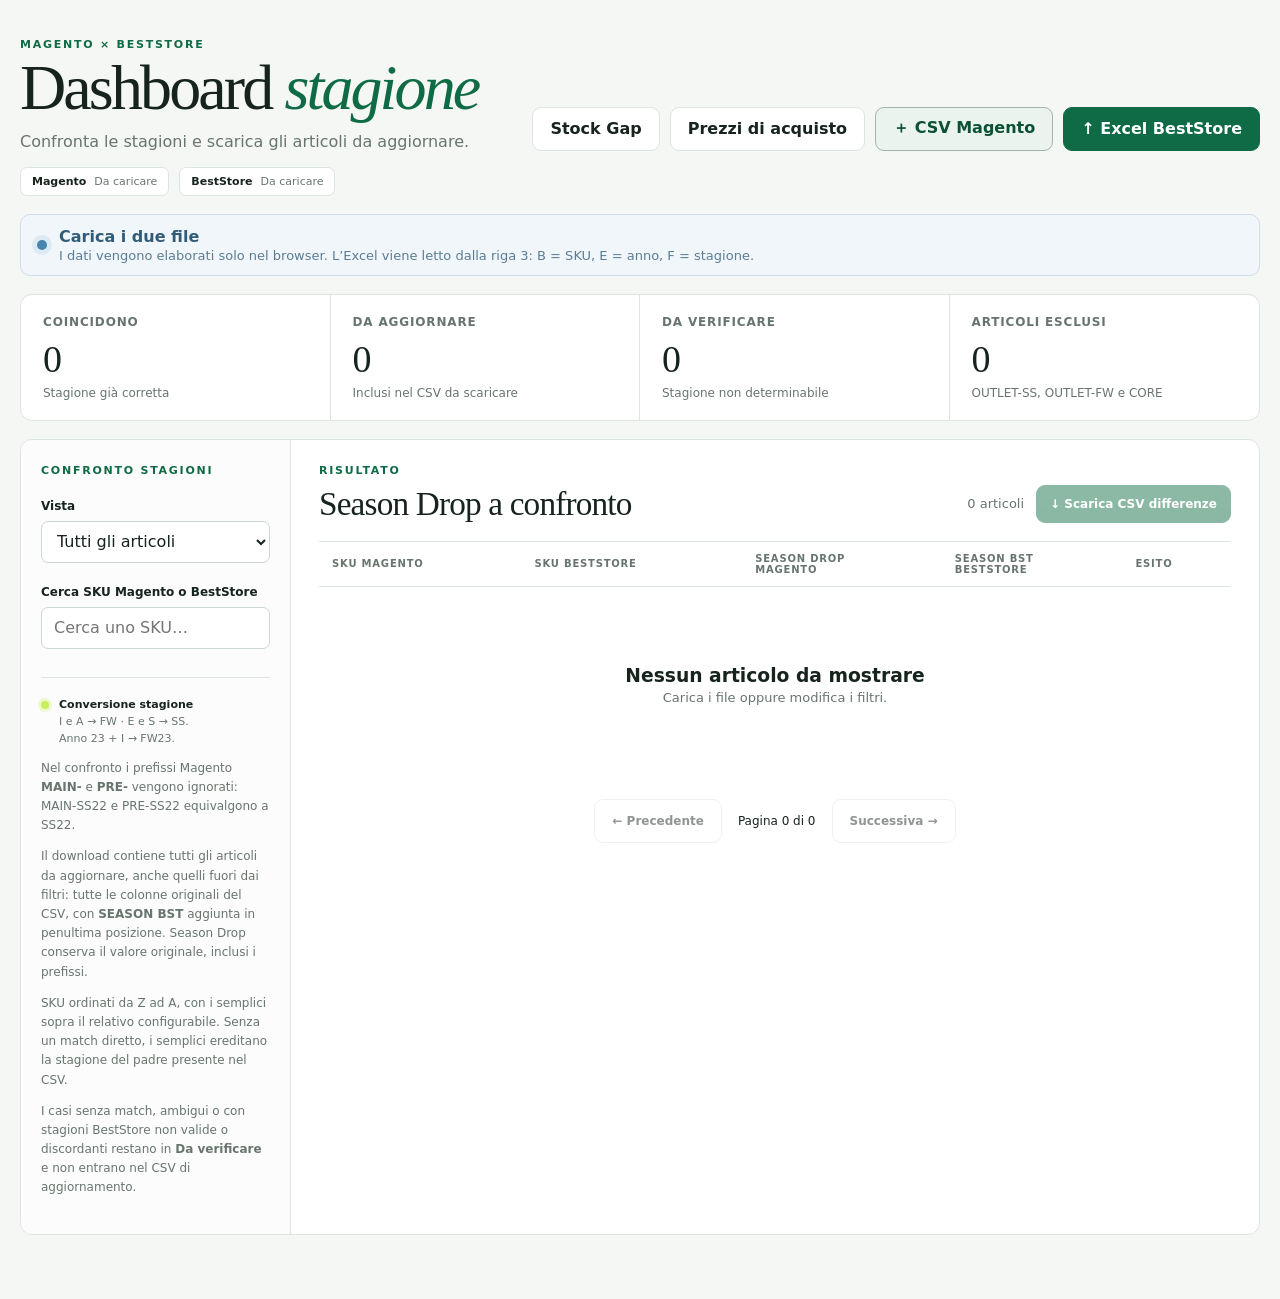
<file: season.html>
<!doctype html>
<html lang="it">
<head>
  <meta charset="UTF-8">
  <meta name="viewport" content="width=device-width, initial-scale=1.0">
  <meta http-equiv="Content-Security-Policy" content="default-src 'self'; script-src 'self'; worker-src 'self'; style-src 'self'; img-src 'self' data:; connect-src 'none'; object-src 'none'; base-uri 'none'; form-action 'none'">
  <title>Dashboard stagione · Magento</title>
  <link rel="icon" href="favicon.svg" type="image/svg+xml">
  <link rel="stylesheet" href="styles.css">
  <link rel="stylesheet" href="season.css">
</head>
<body>
<main class="shell">
  <header class="topbar">
    <div><p class="eyebrow">MAGENTO × BESTSTORE</p><h1>Dashboard <span>stagione</span></h1><p class="subtitle">Confronta le stagioni e scarica gli articoli da aggiornare.</p></div>
    <div class="actions">
      <a class="button button-secondary" href="index.html">Stock Gap</a>
      <a class="button button-secondary" href="pmp.html">Prezzi di acquisto</a>
      <label class="button button-csv" for="csvInput">＋ CSV Magento</label><input id="csvInput" type="file" accept=".csv,text/csv" hidden>
      <label class="button button-primary" for="excelInput">↑ Excel BestStore</label><input id="excelInput" type="file" accept=".xlsx,.xls" hidden>
    </div>
  </header>
  <div class="file-states"><span><strong>Magento</strong><em id="csvFileState">Da caricare</em></span><span><strong>BestStore</strong><em id="excelFileState">Da caricare</em></span></div>
  <section id="status" class="status info" aria-live="polite"><span class="status-dot" aria-hidden="true"></span><div><strong>Carica i due file</strong><p>I dati vengono elaborati solo nel browser. L’Excel viene letto dalla riga 3: B = SKU, E = anno, F = stagione.</p></div></section>
  <section class="metrics" aria-label="Riepilogo confronto">
    <article class="metric"><p>Coincidono</p><strong id="matchedMetric">0</strong><span>Stagione già corretta</span></article>
    <article class="metric"><p>Da aggiornare</p><strong id="mismatchMetric">0</strong><span>Inclusi nel CSV da scaricare</span></article>
    <article class="metric"><p>Da verificare</p><strong id="unresolvedMetric">0</strong><span>Stagione non determinabile</span></article>
    <article class="metric"><p>Articoli esclusi</p><strong id="excludedMetric">0</strong><span>OUTLET-SS, OUTLET-FW e CORE</span></article>
  </section>
  <section class="workspace">
    <aside class="filters" aria-label="Filtri risultati">
      <p class="eyebrow">CONFRONTO STAGIONI</p>
      <label for="matchFilter">Vista</label><select id="matchFilter"><option value="all">Tutti gli articoli</option><option value="mismatch">Da aggiornare</option><option value="matched">Coincidono</option><option value="unresolved">Da verificare</option></select>
      <label for="searchInput">Cerca SKU Magento o BestStore</label><div class="search-wrap"><input id="searchInput" type="search" placeholder="Cerca uno SKU…"></div>
      <div class="legend"><span></span><p><strong>Conversione stagione</strong><br>I e A → FW · E e S → SS.<br>Anno 23 + I → FW23.</p></div>
      <p class="season-note">Nel confronto i prefissi Magento <strong>MAIN-</strong> e <strong>PRE-</strong> vengono ignorati: MAIN-SS22 e PRE-SS22 equivalgono a SS22.</p>
      <p class="season-note">Il download contiene tutti gli articoli da aggiornare, anche quelli fuori dai filtri: tutte le colonne originali del CSV, con <strong>SEASON BST</strong> aggiunta in penultima posizione. Season Drop conserva il valore originale, inclusi i prefissi.</p>
      <p class="season-note">SKU ordinati da Z ad A, con i semplici sopra il relativo configurabile. Senza un match diretto, i semplici ereditano la stagione del padre presente nel CSV.</p>
      <p class="season-note">I casi senza match, ambigui o con stagioni BestStore non valide o discordanti restano in <strong>Da verificare</strong> e non entrano nel CSV di aggiornamento.</p>
    </aside>
    <section class="results" aria-label="Risultati">
      <div class="results-heading"><div><p class="eyebrow">RISULTATO</p><h2>Season Drop a confronto</h2></div><div class="results-actions"><p id="resultCount">0 articoli</p><button id="exportButton" class="button button-primary" disabled>↓ Scarica CSV differenze</button></div></div>
      <div class="table-wrap"><table><thead><tr><th>SKU Magento</th><th>SKU BestStore</th><th>Season Drop<br>Magento</th><th>SEASON BST<br>BestStore</th><th>Esito</th></tr></thead><tbody id="resultsBody"></tbody></table><div id="emptyState" class="empty"><h3>Nessun articolo da mostrare</h3><p>Carica i file oppure modifica i filtri.</p></div></div>
      <nav class="season-pagination" aria-label="Pagine risultati"><button id="previousPage" class="button button-secondary" disabled>← Precedente</button><span id="pageLabel" aria-live="polite">Pagina 0 di 0</span><button id="nextPage" class="button button-secondary" disabled>Successiva →</button></nav>
    </section>
  </section>
</main>
<script src="shared.js"></script><script src="season-core.js"></script><script src="season.js"></script>
</body>
</html>
</file>
<file: styles.css>
:root {
  color-scheme: light;
  --ink: #17231d;
  --muted: #68756e;
  --line: #dce5df;
  --panel: #ffffff;
  --wash: #f4f7f4;
  --green: #0f6b45;
  --green-dark: #0b5136;
  --lime: #c9f05b;
  --warning: #985a08;
  --warning-bg: #fff7e3;
  font-family: Inter, ui-sans-serif, system-ui, -apple-system, BlinkMacSystemFont, "Segoe UI", sans-serif;
}

* { box-sizing: border-box; }
body { margin: 0; background: var(--wash); color: var(--ink); }
button, input, select { font: inherit; }
button, label[for="excelInput"], label[for="csvInput"], label[for="catalogInput"], select, input[type="range"] { cursor: pointer; }
.shell { width: min(1480px, calc(100% - 40px)); margin: 0 auto; padding: 38px 0 64px; }
.topbar { display: flex; align-items: flex-end; justify-content: space-between; gap: 28px; margin-bottom: 28px; }
.eyebrow { margin: 0 0 8px; color: var(--green); font-size: 11px; font-weight: 800; letter-spacing: .16em; }
h1 { margin: 0; font-family: Georgia, "Times New Roman", serif; font-size: clamp(42px, 5vw, 68px); font-weight: 500; line-height: .9; letter-spacing: -.045em; }
h1 span { color: var(--green); font-style: italic; }
.subtitle { margin: 15px 0 0; color: var(--muted); font-size: 16px; }
.actions { display: flex; gap: 10px; flex-wrap: wrap; justify-content: flex-end; }
.button { display: inline-flex; align-items: center; gap: 9px; min-height: 44px; padding: 0 17px; border: 1px solid var(--line); border-radius: 9px; font-weight: 750; text-decoration: none; transition: transform .15s ease, background .15s ease; }
.button:hover { transform: translateY(-1px); }
.button:disabled { cursor: not-allowed; opacity: .48; transform: none; }
.button-primary { border-color: var(--green); background: var(--green); color: white; }
.button-primary:hover { background: var(--green-dark); }
.button-secondary { background: white; color: var(--ink); }
.button-csv { border-color: #9fb6a8; background: #eaf3ed; color: var(--green-dark); }
.button-csv:hover { background: #dcebe1; }
.file-states { display: flex; gap: 10px; margin: -12px 0 18px; }
.file-states span { display: flex; align-items: center; gap: 8px; min-width: 0; padding: 7px 11px; border: 1px solid var(--line); border-radius: 7px; background: white; font-size: 11px; }
.file-states strong { white-space: nowrap; }
.file-states em { max-width: 260px; overflow: hidden; color: var(--muted); font-style: normal; text-overflow: ellipsis; white-space: nowrap; }
.status { display: flex; align-items: center; gap: 12px; min-height: 62px; margin-bottom: 18px; padding: 11px 16px; border: 1px solid #cfe0d5; border-radius: 10px; background: #edf7f0; color: var(--green-dark); }
.status p { margin: 2px 0 0; font-size: 13px; color: inherit; opacity: .78; }
.status-dot { width: 10px; height: 10px; border-radius: 50%; background: #20a369; box-shadow: 0 0 0 5px #d5eee0; }
.status.loading .status-dot { animation: pulse 1.1s infinite alternate; }
.status.warning { border-color: #f0d49f; background: var(--warning-bg); color: var(--warning); }
.status.warning .status-dot { background: #e39a24; box-shadow: 0 0 0 5px #f9e7bd; }
.status.info { border-color: #cfdce9; background: #f1f6fb; color: #315c78; }
.status.info .status-dot { background: #4685ad; box-shadow: 0 0 0 5px #dceaf3; }
.status.error { border-color: #efc5c0; background: #fff1ef; color: #9a3028; }
.status.error .status-dot { background: #c84c43; box-shadow: 0 0 0 5px #f2d6d2; }
.diagnostics { margin: -8px 0 18px; padding: 11px 15px; border: 1px solid var(--line); border-radius: 9px; background: white; color: var(--muted); font-size: 12px; }
.diagnostics summary { cursor: pointer; color: var(--green-dark); font-weight: 750; }
.diagnostics p { margin: 9px 0 0; line-height: 1.55; }
@keyframes pulse { to { opacity: .35; } }
.metrics { display: grid; grid-template-columns: repeat(4, 1fr); border: 1px solid var(--line); border-radius: 12px; overflow: hidden; background: var(--panel); }
.metric { min-width: 0; padding: 20px 22px; border-right: 1px solid var(--line); }
.metric:last-child { border-right: 0; }
.metric p { margin: 0 0 11px; color: var(--muted); font-size: 12px; font-weight: 750; text-transform: uppercase; letter-spacing: .07em; }
.metric strong { display: block; font-family: Georgia, "Times New Roman", serif; font-size: 38px; font-weight: 500; line-height: 1; }
.metric strong.date-metric { font-family: inherit; font-size: 20px; font-weight: 750; line-height: 1.9; white-space: nowrap; overflow: hidden; text-overflow: ellipsis; }
.metric span { display: block; margin-top: 8px; color: var(--muted); font-size: 12px; white-space: nowrap; overflow: hidden; text-overflow: ellipsis; }
.workspace { display: grid; grid-template-columns: 270px minmax(0, 1fr); margin-top: 18px; border: 1px solid var(--line); border-radius: 12px; background: var(--panel); overflow: hidden; }
.filters { padding: 24px 20px; border-right: 1px solid var(--line); background: #fbfcfb; }
.section-heading, .range-heading { display: flex; align-items: center; justify-content: space-between; }
.section-heading button { border: 0; background: transparent; color: var(--green); font-size: 12px; font-weight: 750; }
.filters > label, .filters .filter-label { display: block; margin: 22px 0 8px; font-size: 12px; font-weight: 750; }
.range-heading label { margin-bottom: 6px; }
.range-heading output { min-width: 32px; padding: 3px 8px; border-radius: 12px; background: var(--ink); color: white; font-size: 12px; font-weight: 800; text-align: center; }
select, input[type="number"], .search-wrap { width: 100%; min-height: 42px; border: 1px solid #ccd7d0; border-radius: 7px; background: white; color: var(--ink); }
select { padding: 0 34px 0 11px; }
.store-multi { width: 100%; max-height: 184px; overflow-y: auto; border: 1px solid #ccd7d0; border-radius: 7px; background: white; }
.store-multi:focus-within { border-color: var(--green); box-shadow: 0 0 0 3px rgba(31, 122, 77, .12); }
.store-option { display: flex; align-items: center; gap: 8px; margin: 0 !important; padding: 8px 10px; border-bottom: 1px solid #edf1ee; font-size: 12px !important; font-weight: 600 !important; cursor: pointer; }
.store-option:last-child { border-bottom: 0; }
.store-option:hover { background: #f4f8f5; }
.store-option-all { position: sticky; top: 0; z-index: 1; background: #f7faf8; color: var(--green-dark); font-weight: 800 !important; }
.store-option input { flex: 0 0 auto; margin: 0; accent-color: var(--green); }
input[type="number"] { padding: 0 11px; }
.search-wrap { display: flex; align-items: center; gap: 7px; padding: 0 10px; }
.search-wrap span { color: var(--muted); font-size: 20px; }
.search-wrap input { width: 100%; border: 0; outline: 0; background: transparent; }
input[type="range"] { width: 100%; accent-color: var(--green); }
.range-scale { display: flex; justify-content: space-between; color: var(--muted); font-size: 10px; }
.legend { display: flex; gap: 10px; margin-top: 28px; padding-top: 18px; border-top: 1px solid var(--line); }
.legend > span { flex: 0 0 auto; width: 8px; height: 8px; margin-top: 5px; border-radius: 50%; background: var(--lime); box-shadow: 0 0 0 3px #edf8ce; }
.legend p { margin: 0; color: var(--muted); font-size: 11px; line-height: 1.55; }
.legend strong { color: var(--ink); }
.results { min-width: 0; padding: 24px 28px 30px; }
.results-heading { display: flex; align-items: flex-end; justify-content: space-between; gap: 20px; padding-bottom: 18px; }
.results-heading h2 { margin: 0; font-family: Georgia, "Times New Roman", serif; font-size: clamp(23px, 2.6vw, 34px); font-weight: 500; letter-spacing: -.025em; }
.results-actions { display: flex; align-items: center; gap: 12px; }
.results-actions p { margin: 0; color: var(--muted); font-size: 13px; white-space: nowrap; }
.results-actions .button { min-height: 38px; padding: 0 13px; font-size: 12px; white-space: nowrap; }
.table-wrap { overflow-x: auto; }
table { width: 100%; border-collapse: collapse; }
th { padding: 11px 13px; border-top: 1px solid var(--line); border-bottom: 1px solid var(--line); color: var(--muted); font-size: 10px; letter-spacing: .08em; text-align: left; text-transform: uppercase; }
td { padding: 14px 13px; border-bottom: 1px solid #edf1ee; font-size: 13px; vertical-align: middle; }
td:first-child { color: var(--green-dark); font-weight: 800; }
td.description { max-width: 410px; color: #4c5952; white-space: nowrap; overflow: hidden; text-overflow: ellipsis; }
td.store { max-width: 260px; white-space: nowrap; overflow: hidden; text-overflow: ellipsis; }
td.sizes { color: var(--muted); }
.number { text-align: right; }
td.number strong { display: inline-block; min-width: 40px; padding: 5px 9px; border-radius: 15px; background: #eff6ed; color: var(--green-dark); text-align: center; }
.empty { padding: 70px 20px; text-align: center; }
.empty div { color: var(--green); font-size: 36px; }
.empty h3 { margin: 8px 0 4px; }
.empty p { margin: 0; color: var(--muted); font-size: 13px; }
.load-more { display: block; margin: 22px auto 0; padding: 10px 18px; border: 1px solid var(--line); border-radius: 8px; background: white; color: var(--green-dark); font-weight: 750; }
@media (max-width: 900px) {
  .topbar { align-items: flex-start; flex-direction: column; }
  .actions { justify-content: flex-start; }
  .metrics { grid-template-columns: repeat(2, 1fr); }
  .metric:nth-child(2) { border-right: 0; }
  .metric:nth-child(-n+2) { border-bottom: 1px solid var(--line); }
  .workspace { grid-template-columns: 1fr; }
  .filters { border-right: 0; border-bottom: 1px solid var(--line); }
}
@media (max-width: 560px) {
  .shell { width: min(100% - 24px, 1480px); padding-top: 24px; }
  .actions, .button { width: 100%; }
  .button { justify-content: center; }
  .file-states { flex-direction: column; }
  .metrics { grid-template-columns: 1fr; }
  .metric { border-right: 0; border-bottom: 1px solid var(--line); }
  .metric:last-child { border-bottom: 0; }
  .results { padding: 22px 16px; }
  .results-heading { align-items: flex-start; flex-direction: column; }
  .results-actions { width: 100%; justify-content: space-between; }
  .results-actions .button { width: auto; }
}
</file>
<file: season.css>
.season-note { color: var(--muted); font-size: 12px; line-height: 1.6; }
.season-pagination { display: flex; align-items: center; justify-content: center; flex-wrap: wrap; gap: 16px; margin-top: 24px; font-size: 12px; }
.season-badge { display: inline-block; border-radius: 6px; padding: 5px 8px; font-weight: 700; white-space: nowrap; }
.season-badge.matched { background: #edf7f0; color: #0b5136; }
.season-badge.mismatch { background: #fff1ef; color: #9a3028; }
.season-badge.unresolved { background: #fff7e3; color: #985a08; }
.season-detail { display: block; margin-top: 5px; font-size: 11px; color: var(--muted); }
.results-actions { flex-wrap: wrap; }
td { overflow-wrap: anywhere; }
.table-wrap table { min-width: 740px; }
</file>
